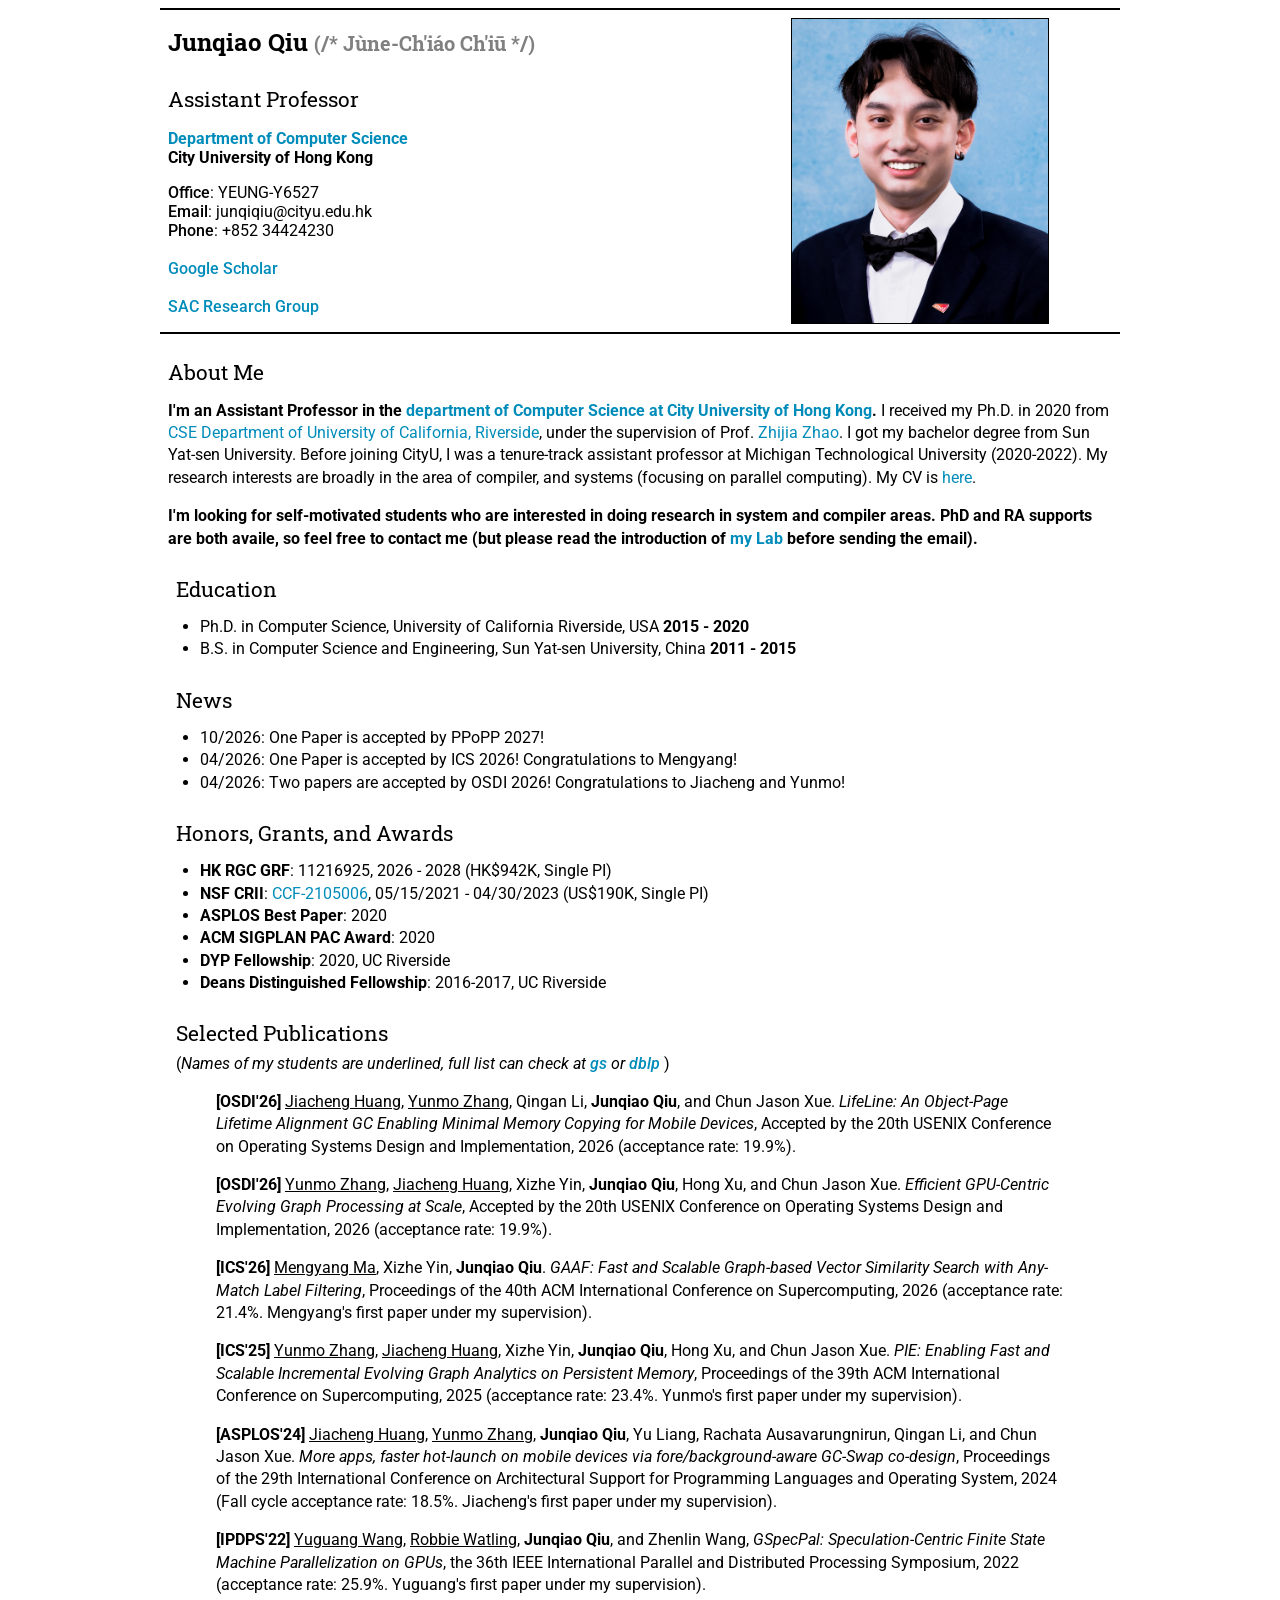
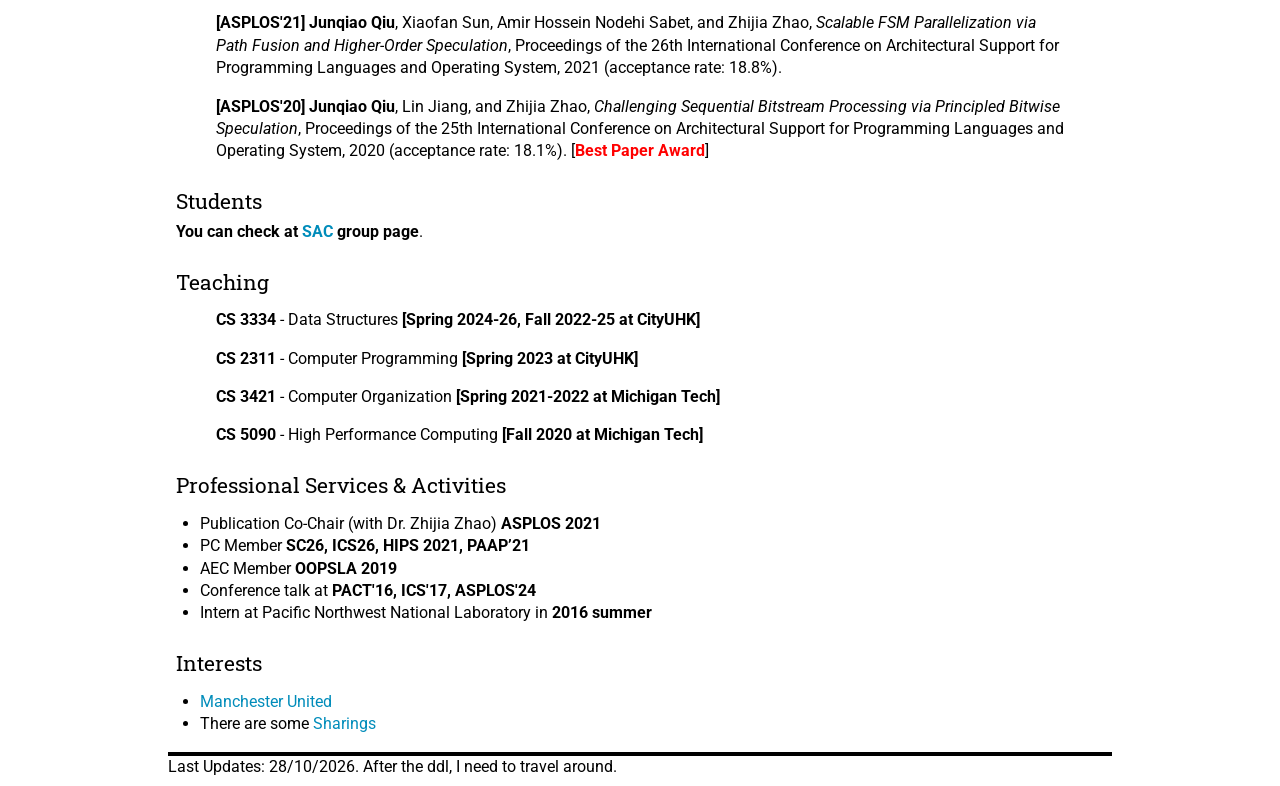
<file: index.html>
<html>
  <head>
    <title>Junqiao Qiu</title>
<!--     <meta name="keywords" content="Junqiao Qiu" /> -->
    <meta name="description" content="Junqiao Qiu's Home Page" />
    <meta http-equiv="Content-Type" content="text/html;charset=utf-8" />
    <meta name="viewport" content="width=device-width, initial-scale=1" />
    <link href="https://fonts.googleapis.com/css?family=Roboto:400,500,700" rel="stylesheet" />
    <link href="https://fonts.googleapis.com/css?family=Roboto+Slab:400,700" rel="stylesheet" />
    <link rel="stylesheet" type="text/css" href="style.css" />
  </head>
  <body>
    <img width="100%" height="2" src="blackbar.png">
    <!-- <div id="menu" class="hide-on-mobile"> -->
<!--       <div id="name">
      Junqiao Qiu
      </div> -->
    </div>

    <div id="info">
    <table width="100%">
      <tr>
      <td align="left">
          <h2>Junqiao Qiu <small style="color:grey"> (/* J&ugravene-Ch'i&aacuteo Ch'i&umacr; */) </small> </h2>

            <h4>Assistant Professor</h4>
          <!-- <h4>Phd</h4> -->
          <p>
          <b><a href="https://www.cs.cityu.edu.hk">Department of Computer Science</a><br />
          City University of Hong Kong<br /></b>
          </p>

          <p>
          <strong>Office</strong>: YEUNG-Y6527<br />
          <strong>Email</strong>: junqiqiu@cityu.edu.hk <br />
          <strong>Phone</strong>: +852 34424230<br />
          <!-- <strong> Alt. Email</strong>: autopal2020@gmail dot com<br />-->
          <!-- <strong>Skype</strong>: qiu.junqiao<br />-->

          <strong></strong><br />
        <strong> <a href="http://scholar.google.com/citations?user=ftIjnJkAAAAJ&hl=en"> Google Scholar </a>  </strong>  
        <br /><br />
        <strong> <a href="./sac.html"> SAC Research Group </a>  </strong> 
  </p>
      </td>
      <td align="middle">
          <img src="./pics/JQ2.jpg" width="256" border="1" class="hide-on-mobile" copyright="Change the profile, I think I need to move on">
          <!-- <img src="./JQ.jpg" width="256" border="1" class="hide-on-mobile" copyright="Credit to my ex, and I really miss her">-->
      </td>
      </tr>
    </table>
    </div>
    <img width="100%" height="2" src="blackbar.png">

    <div id="about" class="main">
    <h4>About Me</h4>

    <p> <b>I'm an Assistant Professor in the <a href="https://www.cs.cityu.edu.hk">department of Computer Science at City University of Hong Kong</a>.</b>
    I received my Ph.D. in 2020 from <a href="http://www1.cs.ucr.edu/">CSE Department of University of California, Riverside</a>, under the supervision of Prof. <a href="http://www.cs.ucr.edu/~zhijia/">Zhijia Zhao</a>. I got my bachelor degree from Sun Yat-sen University. 
    Before joining CityU, I was a tenure-track assistant professor at Michigan Technological University (2020-2022).  
    My research interests are broadly in the area of compiler, and systems (focusing on parallel computing). My CV is <a href="./resume.txt">here</a>.

    <p>   
    <b>I'm looking for self-motivated students who are interested in doing research in system and compiler areas. PhD and RA supports are both availe, so feel free to contact me (but please read the introduction of <a href="./sac.html">my Lab</a> before sending the email).</b>

    <div id="education" class="main">
    <h4>Education</h4>
    <ul>
    <li>Ph.D. in Computer Science, University of California Riverside, USA
        <b>2015 - 2020</b>
    </li>      
    <li>B.S. in Computer Science and Engineering, Sun Yat-sen University, China
        <b>2011 - 2015</b>
    </li>       
    </ul>      
    </div>    

    <div id="news" class="main">
    <h4>News</h4>
    <ul>
    <li>10/2026: One Paper is accepted by PPoPP 2027!</li>  
    <li>04/2026: One Paper is accepted by ICS 2026! Congratulations to Mengyang!</li>  
    <li>04/2026: Two papers are accepted by OSDI 2026! Congratulations to Jiacheng and Yunmo!</li>  
    </ul>      
    </div>   
      
    <div id="honors" class="main">
    <h4>Honors, Grants, and Awards</h4>
    <ul>
    <li> <b>HK RGC GRF</b>: 11216925, 2026 - 2028 (HK$942K, Single PI)
    </li>        
    <li> <b>NSF CRII</b>: <a href="https://www.nsf.gov/awardsearch/showAward?AWD_ID=2105006">CCF-2105006</a>, 05/15/2021 - 04/30/2023 (US$190K, Single PI)
    </li>      
    <li> <b>ASPLOS Best Paper</b>: 
        2020
    </li>       
    <li> <b>ACM SIGPLAN PAC Award</b>: 
        2020
    </li>       
    <li> <b>DYP Fellowship</b>: 
        2020, UC Riverside
    </li>      
    <li> <b>Deans Distinguished Fellowship</b>: 
        2016-2017, UC Riverside
    </li> 
    </ul>      
    </div>

    <div id="paper" class="main">
    <h4>Selected Publications</h4>
    (<i>Names of my students are underlined, full list can check at <strong> <a href="http://scholar.google.com/citations?user=ftIjnJkAAAAJ&hl=en"> gs </a>  </strong> or <strong> <a href="https://dblp.org/pid/185/0237.html"> dblp </a>  </strong></i>)
    <blockquote>

     <p><b>[OSDI'26]</b> <u>Jiacheng Huang</u>, <u>Yunmo Zhang</u>, Qingan Li, <b>Junqiao Qiu</b>, and Chun Jason Xue. <i>LifeLine: An Object-Page Lifetime Alignment GC Enabling Minimal Memory Copying for Mobile Devices</i>, Accepted by the 20th USENIX Conference on Operating Systems Design and Implementation, 2026 (acceptance rate: 19.9%).</p>  

     <p><b>[OSDI'26]</b> <u>Yunmo Zhang</u>, <u>Jiacheng Huang</u>, Xizhe Yin, <b>Junqiao Qiu</b>, Hong Xu, and Chun Jason Xue. <i>Efficient GPU-Centric Evolving Graph Processing at Scale</i>, Accepted by the 20th USENIX Conference on Operating Systems Design and Implementation, 2026 (acceptance rate: 19.9%).</p>  

     <p><b>[ICS'26]</b> <u>Mengyang Ma</u>, Xizhe Yin, <b>Junqiao Qiu</b>. <i>GAAF: Fast and Scalable Graph-based Vector Similarity Search with Any-Match Label Filtering</i>, Proceedings of the 40th ACM International Conference on Supercomputing, 2026 (acceptance rate: 21.4%. Mengyang's first paper under my supervision).</p>       
      
    <p><b>[ICS'25]</b> <u>Yunmo Zhang</u>, <u>Jiacheng Huang</u>, Xizhe Yin, <b>Junqiao Qiu</b>, Hong Xu, and Chun Jason Xue. <i>PIE: Enabling Fast and Scalable Incremental Evolving Graph Analytics on Persistent Memory</i>, Proceedings of the 39th ACM International Conference on Supercomputing, 2025 (acceptance rate: 23.4%. Yunmo's first paper under my supervision).</p>

    <p><b>[ASPLOS'24]</b> <u>Jiacheng Huang</u>, <u>Yunmo Zhang</u>, <b>Junqiao Qiu</b>, Yu Liang, Rachata Ausavarungnirun, Qingan Li, and Chun Jason Xue. <i>More apps, faster hot-launch on mobile devices via fore/background-aware GC-Swap co-design</i>, Proceedings of the 29th International Conference on Architectural Support for Programming Languages and Operating System, 2024 (Fall cycle acceptance rate: 18.5%. Jiacheng's first paper under my supervision).</p> 
      
    <p><b>[IPDPS'22]</b> <u>Yuguang Wang</u>, <u>Robbie Watling</u>, <b>Junqiao Qiu</b>, and Zhenlin Wang, <i>GSpecPal: Speculation-Centric Finite State Machine Parallelization on GPUs</i>, the 36th IEEE International Parallel and Distributed Processing Symposium, 2022 (acceptance rate: 25.9%. Yuguang's first paper under my supervision).</p>     

    <p><b>[ASPLOS'21]</b> <b>Junqiao Qiu</b>, Xiaofan Sun, Amir Hossein Nodehi Sabet, and Zhijia Zhao, <i>Scalable FSM Parallelization via Path Fusion and Higher-Order Speculation</i>, Proceedings of the 26th International Conference on Architectural Support for Programming Languages and Operating System, 2021 (acceptance rate: 18.8%).</p> 

    <p><b>[ASPLOS'20]</b> <b>Junqiao Qiu</b>, Lin Jiang, and Zhijia Zhao, <i>Challenging Sequential Bitstream Processing via Principled Bitwise Speculation</i>, Proceedings of the 25th International Conference on Architectural Support for Programming Languages and Operating System, 2020 (acceptance rate: 18.1%). [<a href="https://asplos-conference.org/" class="award" style="color:red"><b>Best Paper Award</b></a>] </p>  

    </blockquote>

    </div>

    <div id="students" class="main">
    <h4>Students</h4>
    <b>You can check at <a href="./sac.html">SAC</a> group page</b>.

    </div>

    <div id="course" class="main">
    <h4>Teaching</h4>

    <blockquote>
    <p> <b>CS 3334</b> - Data Structures <b>[Spring 2024-26, Fall 2022-25 at CityUHK]</b></p>
    <p> <b>CS 2311</b> - Computer Programming <b>[Spring 2023 at CityUHK]</b></p>
    <p> <b>CS 3421</b> - Computer Organization <b>[Spring 2021-2022 at Michigan Tech]</b></p>
    <p> <b>CS 5090</b> - High Performance Computing <b>[Fall 2020 at Michigan Tech]</b></p>
    </blockquote>
    </div>

    <div id="service" class="main">
    <h4>Professional Services & Activities</h4>
    <ul>  
    <li>Publication Co-Chair (with Dr. Zhijia Zhao)
        <b>ASPLOS 2021</b>
    </li>       
    <li>PC Member 
        <b>SC26, ICS26, HIPS 2021, PAAP’21</b>
    </li>           
    <li>AEC Member 
        <b>OOPSLA 2019</b>
    </li>      
    <li>Conference talk at 
        <b>PACT'16, ICS'17, ASPLOS'24</b>
    </li>
    <li>Intern at Pacific Northwest National Laboratory in
        <b>2016 summer</b>
    </li>        
    </ul>      
    </div>

    <div id="interest" class="main">
    <h4>Interests</h4>
    <ul>
    <li> <a href="https://www.manutd.com">Manchester United</a>
    </li>        
    <li> There are some <a href="./sharings.html"> Sharings </a>
    </li> 
    <!-- <li> LEGO! Working for <a href="https://www.lego.com/en-us/product/the-beatles-31198">this one</a> now!
    </li>    
    <li> Listening to the podcast <a href="https://podcasts.apple.com/us/podcast/what-now-with-trevor-noah/id1710609544"><i>What Now? with Trevor Noah</i></a><br>(strongly recommend the episode with Jon Stewart!)
    </li>     
    <li> <a href="https://www.thelumineers.com">The Lumineers</a>
    </li>   
    <li> <a href="https://kodaline.com">Kodaline</a>
    </li>           
    <li> <a href="https://louisck.com/pages/horace-and-pete">Horace and Pete</a>
    </li>-->      
    </ul>      
    </div>    

    <img width="100%" height="4" src="blackbar.png">
  Last Updates: 28/10/2026. After the ddl, I need to travel around.     
  </body>
</html>
</file>
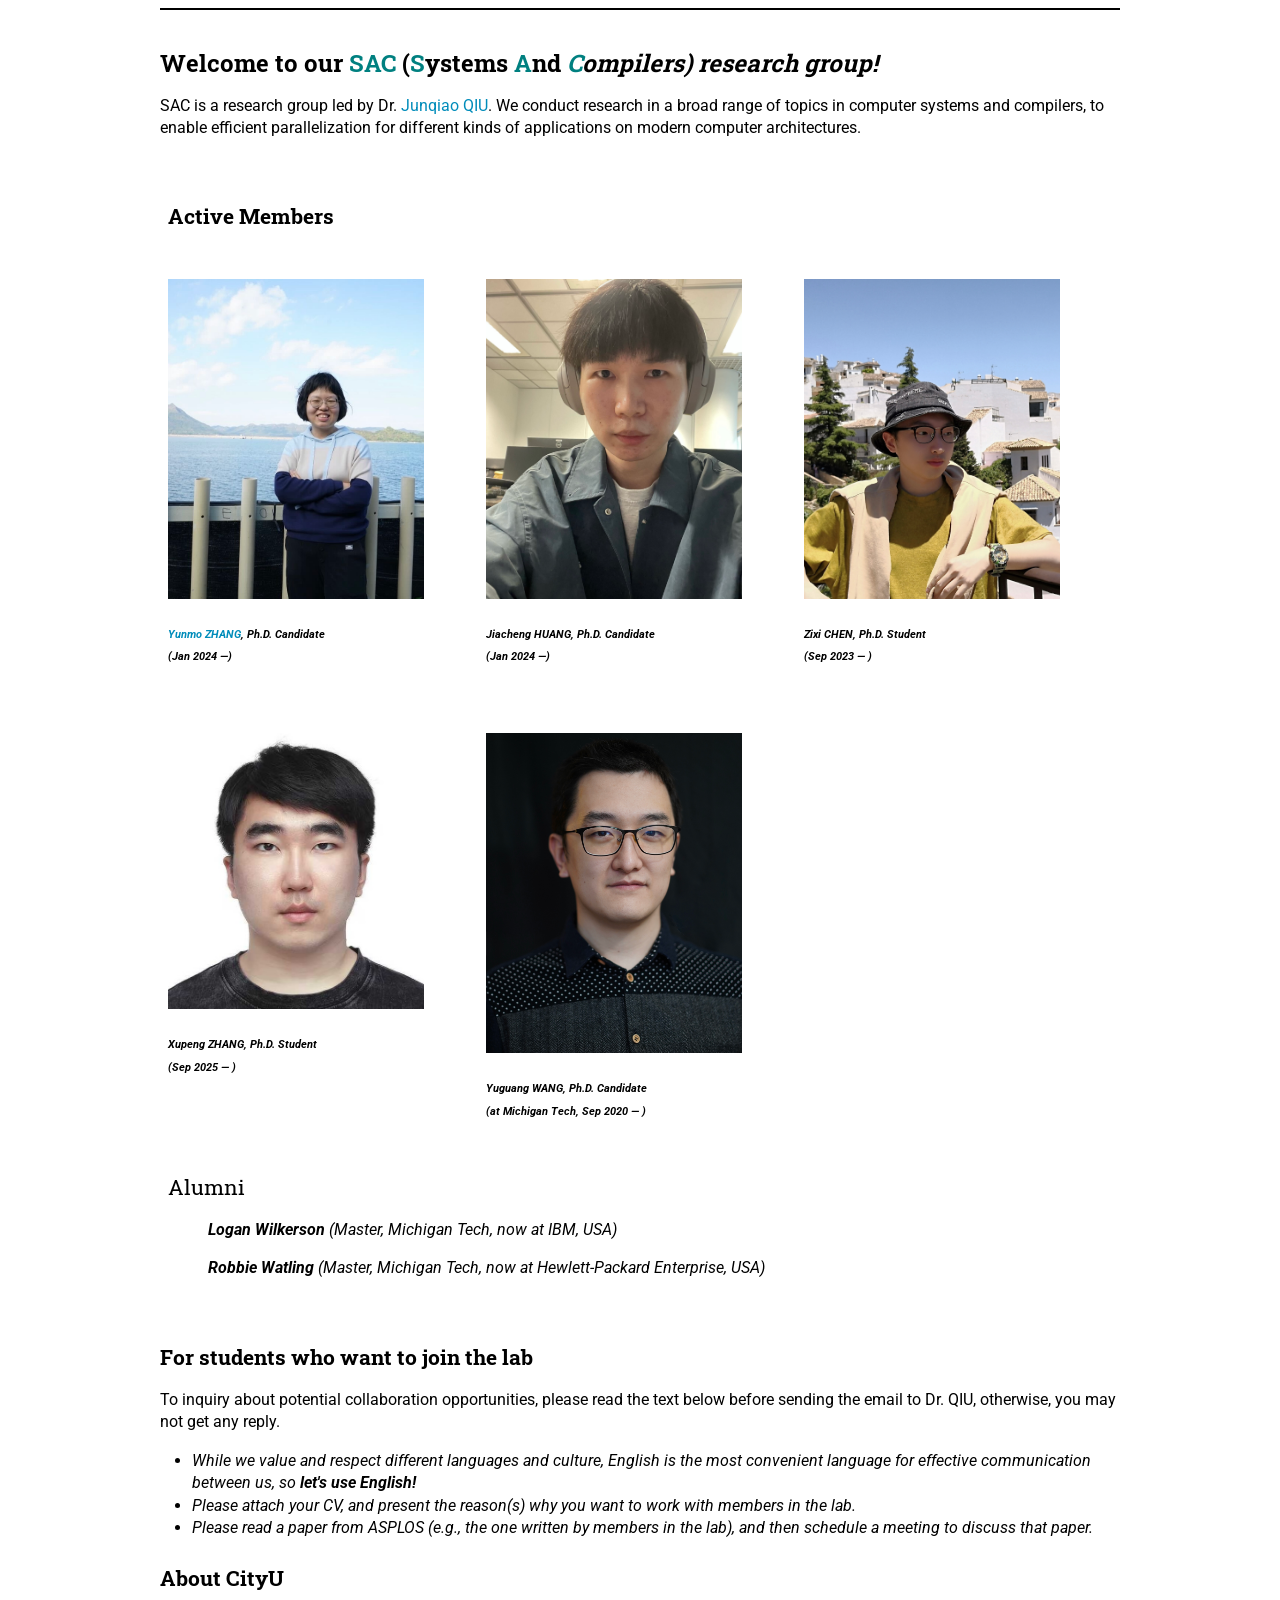
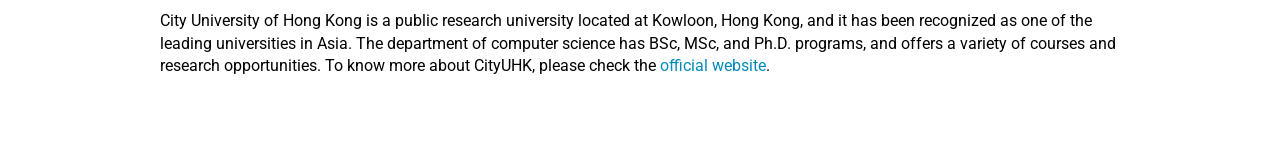
<file: lab.html>
<html>
  <head>
    <title>Lab</title>
<!--     <meta name="keywords" content="Junqiao Qiu" /> -->
    <meta name="description" content="SAC Home Page" />
    <meta http-equiv="Content-Type" content="text/html;charset=utf-8" />
    <meta name="viewport" content="width=device-width, initial-scale=1" />
    <link href="https://fonts.googleapis.com/css?family=Roboto:400,500,700" rel="stylesheet" />
    <link href="https://fonts.googleapis.com/css?family=Roboto+Slab:400,700" rel="stylesheet" />
    <link rel="stylesheet" type="text/css" href="style.css" />
  </head>
  <body>
    <img width="100%" height="2" src="blackbar.png">
    <!-- <div id="menu" class="hide-on-mobile"> -->
<!--       <div id="name">
      Junqiao Qiu
      </div> -->
    </div>

    <div id="info">
        <br>
    <h2>Welcome to our <b><a style="color:Teal">SAC</a></b> (<b><a style="color:Teal">S</a></b>ystems <b><a style="color:Teal">A</a></b>nd <i><b><a style="color:Teal">C</a></b>ompilers) research group!</h2>
    </div>
    
    <p style="font-style: normal;"> SAC is a research group led by Dr. <a href="https://junqiaoqiu.github.io">Junqiao QIU</a>.
    We conduct research in a broad range of topics in computer systems and compilers, to enable efficient parallelization for different kinds of applications on modern computer architectures. </p>

    <br>
    <div id="about" class="main">
    <h4><b> <p style="font-style: normal;"> Active Members</p> </b></h4>

    <div class="grid-container">
        <div class = "member">
          <img src="./pics/Yunmo.jpg" width="256" border="0" class="hide-on-mobile" alt="Opps, the profile image is not loading">
            <h6><a href="https://yunmozhang.github.io">Yunmo ZHANG</a>, Ph.D. Candidate <br/>(Jan 2024 —)
              </h6>
        </div> 

        <div class = "member">
          <img src="./pics/Jiacheng.jpg" width="256" border="0" class="hide-on-mobile" alt="Opps, the profile image is not loading">
            <h6>Jiacheng HUANG, Ph.D. Candidate <br/>(Jan 2024 —)
              </h6>
        </div> 

        <div class = "member">
          <img src="./pics/Zixi.jpg" width="256" border="0" class="hide-on-mobile" alt="Opps, the profile image is not loading">
          <h6>Zixi CHEN, Ph.D. Student <br/>(Sep 2023 — )
              </h6>
        </div>    

        <div class = "member">
          <img src="./pics/Xupeng.jpg" width="256" border="0" class="hide-on-mobile" alt="Opps, the profile image is not loading">
          <h6>Xupeng ZHANG, Ph.D. Student <br/>(Sep 2025 — )
              </h6>
        </div>  

        <div class = "member">
          <img src="./pics/Yuguang.jpg" width="256" border="0" class="hide-on-mobile" alt="Opps, the profile image is not loading">
            <h6>Yuguang WANG, Ph.D. Candidate <br/>(at Michigan Tech, Sep 2020 — )
              </h6>
        </div>    
    </div>    
    </div>     

    <div id="students" class="main">
    <h4><p style="font-style: normal;"> Alumni </p></h4>

    <blockquote>
    <p> <b>Logan Wilkerson</b> (Master, Michigan Tech, now at IBM, USA)</p>
    <p> <b>Robbie Watling</b> (Master, Michigan Tech, now at Hewlett-Packard Enterprise, USA)</p>
    </blockquote>
    </div>

    <br>
    <h4><b> <p style="font-style: normal;"> For students who want to join the lab </p> </b></h2>

    <p> <p style="font-style: normal;"> To inquiry about potential collaboration opportunities, please read the text below before sending the email to Dr. QIU, otherwise, you may not get any reply. </p> 

    <div id="Head" class="main">
    <p>
    <ul>
    <li> While we value and respect different languages and culture, English is the most convenient language for effective communication between us, so <b>let's use English! </b>
    </li>      
    <li>
    Please attach your CV, and present the reason(s) why you want to work with members in the lab. 
    </li> 
    <li>
    Please read a paper from ASPLOS (e.g., the one written by members in the lab), and then schedule a meeting to discuss that paper.
    </li>       
    </ul> 

    <p>
    </div>    

    <h4><b> <p style="font-style: normal;"> About CityU </p> </b></h4>
    <p>
    <p style="font-style: normal;"> City University of Hong Kong is a public research university located at Kowloon, Hong Kong, and it has been recognized as one of the leading universities in Asia. The department of computer science has BSc, MSc, and Ph.D. programs, and offers a variety of courses and research opportunities. To know more about CityUHK, please check the <a href="https://www.cityu.edu.hk">official website</a>. </p>    
    <br> <br>

  </body>
</html>
</file>
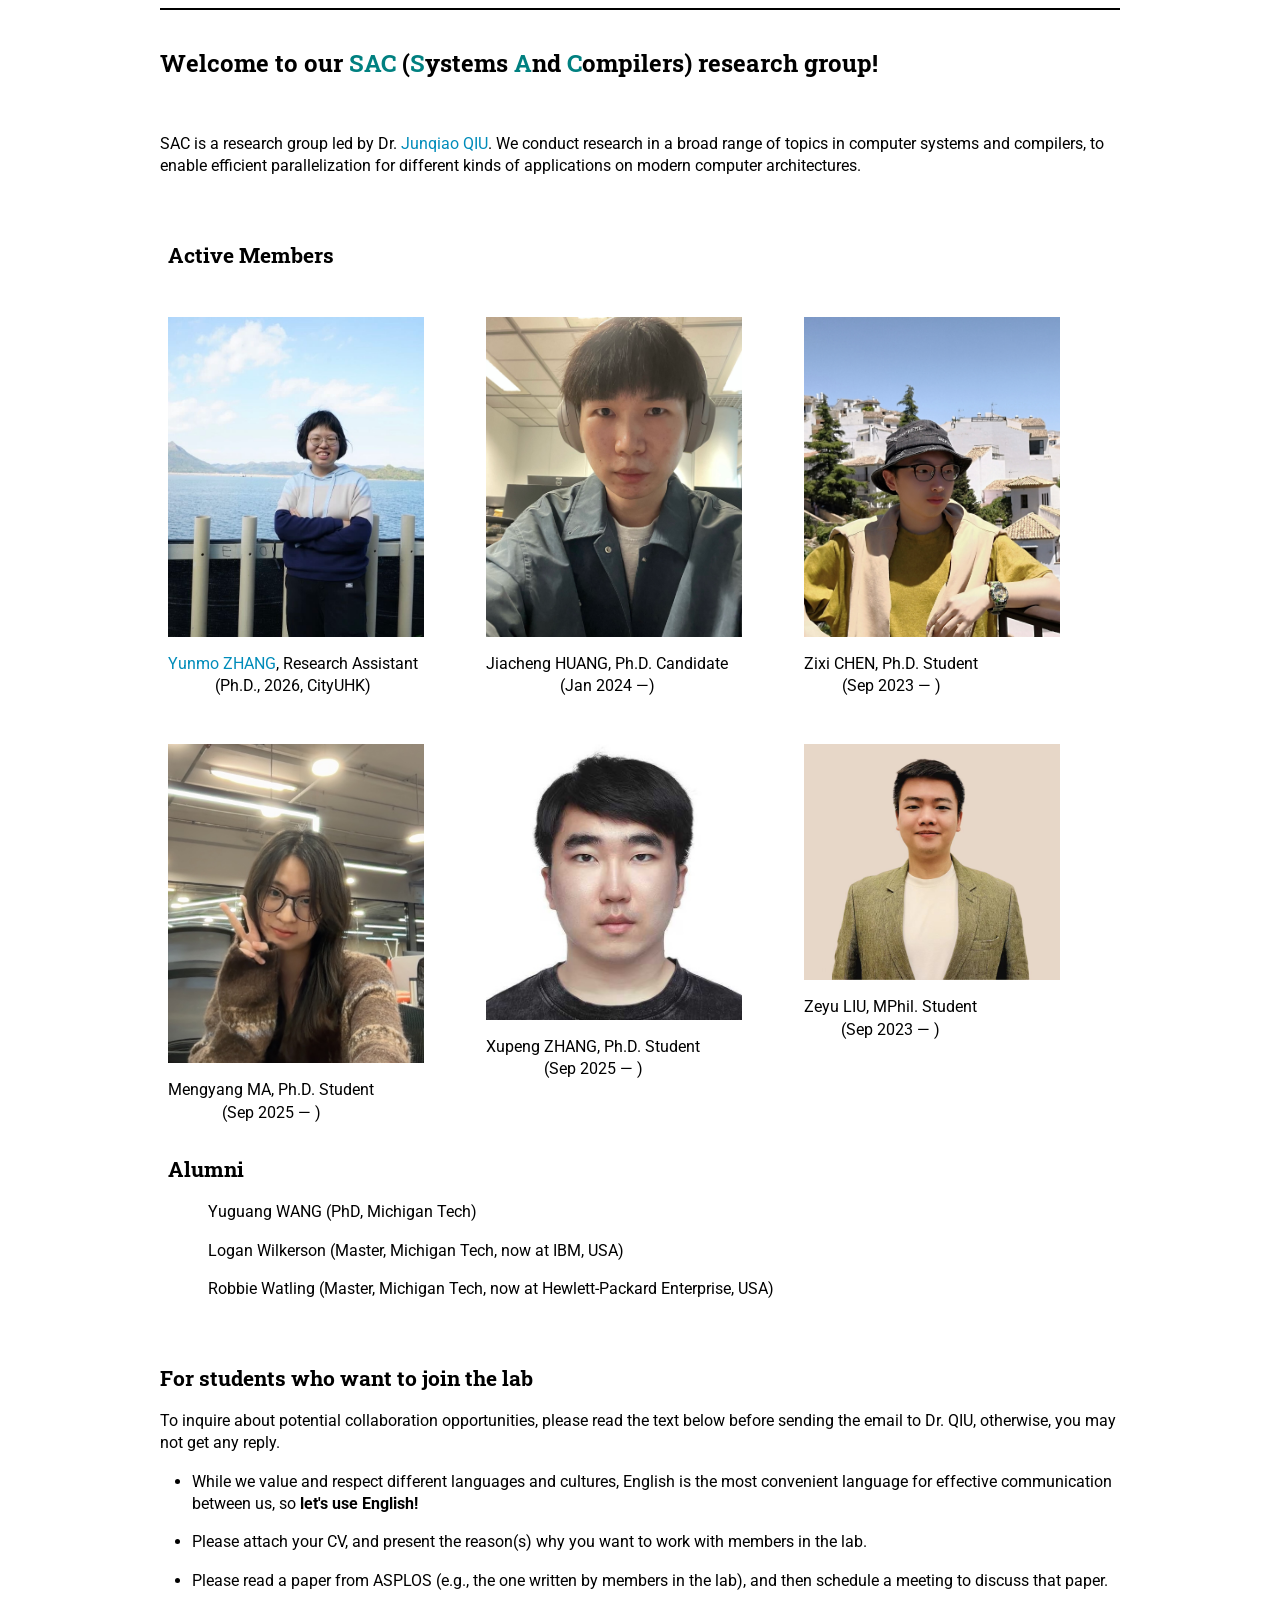
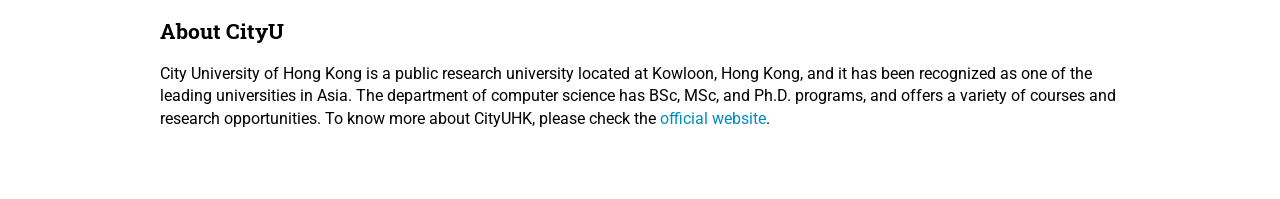
<file: sac.html>
<html>
  <head>
    <title>Lab</title>
<!--     <meta name="keywords" content="Junqiao Qiu" /> -->
    <meta name="description" content="SAC Home Page" />
    <meta http-equiv="Content-Type" content="text/html;charset=utf-8" />
    <meta name="viewport" content="width=device-width, initial-scale=1" />
    <link href="https://fonts.googleapis.com/css?family=Roboto:400,500,700" rel="stylesheet" />
    <link href="https://fonts.googleapis.com/css?family=Roboto+Slab:400,700" rel="stylesheet" />
    <link rel="stylesheet" type="text/css" href="style.css" />
  </head>
  <body>
    <img width="100%" height="2" src="blackbar.png">
    <!-- <div id="menu" class="hide-on-mobile"> -->
<!--       <div id="name">
      Junqiao Qiu
      </div> -->
    </div>

    <div id="info">
        <br>
    <h2>Welcome to our <b><a style="color:Teal">SAC</a></b> (<b><a style="color:Teal">S</a></b>ystems <b><a style="color:Teal">A</a></b>nd <b><a style="color:Teal">C</a></b>ompilers) research group!</h2>
    </div>
    <br>
    <p style="font-style: normal;"> SAC is a research group led by Dr. <a href="https://junqiaoqiu.github.io">Junqiao QIU</a>.
    We conduct research in a broad range of topics in computer systems and compilers, to enable efficient parallelization for different kinds of applications on modern computer architectures. </p>

    <br>
    <div id="about" class="main">
    <h4><b> <p style="font-style: normal;"> Active Members</p> </b></h4>

    <div class="grid-container">
        <div class = "member">
          <img src="./pics/Yunmo.jpg" width="256" border="0" class="hide-on-mobile" alt="Opps, the profile image is not loading">
          <p style="font-style: normal;"><a href="https://yunmozhang.github.io">Yunmo ZHANG</a>, Research Assistant <br/>(Ph.D., 2026, CityUHK)</p><br><br><br>
        </div> 

        <div class = "member">
          <img src="./pics/Jiacheng.jpg" width="256" border="0" class="hide-on-mobile" alt="Opps, the profile image is not loading">
          <p style="font-style: normal;">Jiacheng HUANG, Ph.D. Candidate <br/>(Jan 2024 —)
           </p><br><br><br>
        </div> 

        <div class = "member">
          <img src="./pics/Zixi.jpg" width="256" border="0" class="hide-on-mobile" alt="Opps, the profile image is not loading">
          <p style="font-style: normal;">Zixi CHEN, Ph.D. Student <br/>(Sep 2023 — )
           </p><br><br><br>
        </div>    

        <div class = "member">
          <img src="./pics/Mengyang.jpg" width="256" border="0" class="hide-on-mobile" alt="Opps, the profile image is not loading">
          <p style="font-style: normal;">Mengyang MA, Ph.D. Student <br/>(Sep 2025 — )
              </p><br><br><br>
        </div>  

        <div class = "member">
          <img src="./pics/Xupeng.jpg" width="256" border="0" class="hide-on-mobile" alt="Opps, the profile image is not loading">
          <p style="font-style: normal;">Xupeng ZHANG, Ph.D. Student <br/>(Sep 2025 — )
              </p><br><br><br>
        </div>  

        <div class = "member">
          <img src="./pics/Zeyu.jpg" width="256" border="0" class="hide-on-mobile" alt="Opps, the profile image is not loading">
            <p style="font-style: normal;">Zeyu LIU, MPhil. Student <br/>(Sep 2023 — )
              </p><br><br><br>
        </div>  

    </div>    
    </div>     

    <div id="students" class="main">
    <h4><p style="font-style: normal;"> <b>Alumni</b> </p></h4>

    <blockquote>
    <p style="font-style: normal;"> Yuguang WANG (PhD, Michigan Tech)</p>      
    <p style="font-style: normal;"> Logan Wilkerson (Master, Michigan Tech, now at IBM, USA)</p>
    <p style="font-style: normal;"> Robbie Watling (Master, Michigan Tech, now at Hewlett-Packard Enterprise, USA)</p>
    </blockquote>
    </div>

    <br>
    <h4><b> <p style="font-style: normal;"> For students who want to join the lab </p> </b></h4>

    <p> <p style="font-style: normal;"> To inquire about potential collaboration opportunities, please read the text below before sending the email to Dr. QIU, otherwise, you may not get any reply. </p> 

    <div id="Head" class="main">
    <p style="font-style: normal;">
    <ul>
    <li> <p style="font-style: normal;"> While we value and respect different languages and cultures, English is the most convenient language for effective communication between us, so <b>let's use English! </b></p>
    </li>      
    <li>
    <p style="font-style: normal;">Please attach your CV, and present the reason(s) why you want to work with members in the lab. </p>
    </li> 
    <li>
    <p style="font-style: normal;">Please read a paper from ASPLOS (e.g., the one written by members in the lab), and then schedule a meeting to discuss that paper.</p>
    </li>       
    </ul> 

    <p>
    </div>    

    <h4><b> <p style="font-style: normal;"> About CityU </p> </b></h4>
    <p>
    <p style="font-style: normal;"> City University of Hong Kong is a public research university located at Kowloon, Hong Kong, and it has been recognized as one of the leading universities in Asia. The department of computer science has BSc, MSc, and Ph.D. programs, and offers a variety of courses and research opportunities. To know more about CityUHK, please check the <a href="https://www.cityu.edu.hk">official website</a>. </p>    
    <br> <br>

  </body>
</html>
</file>
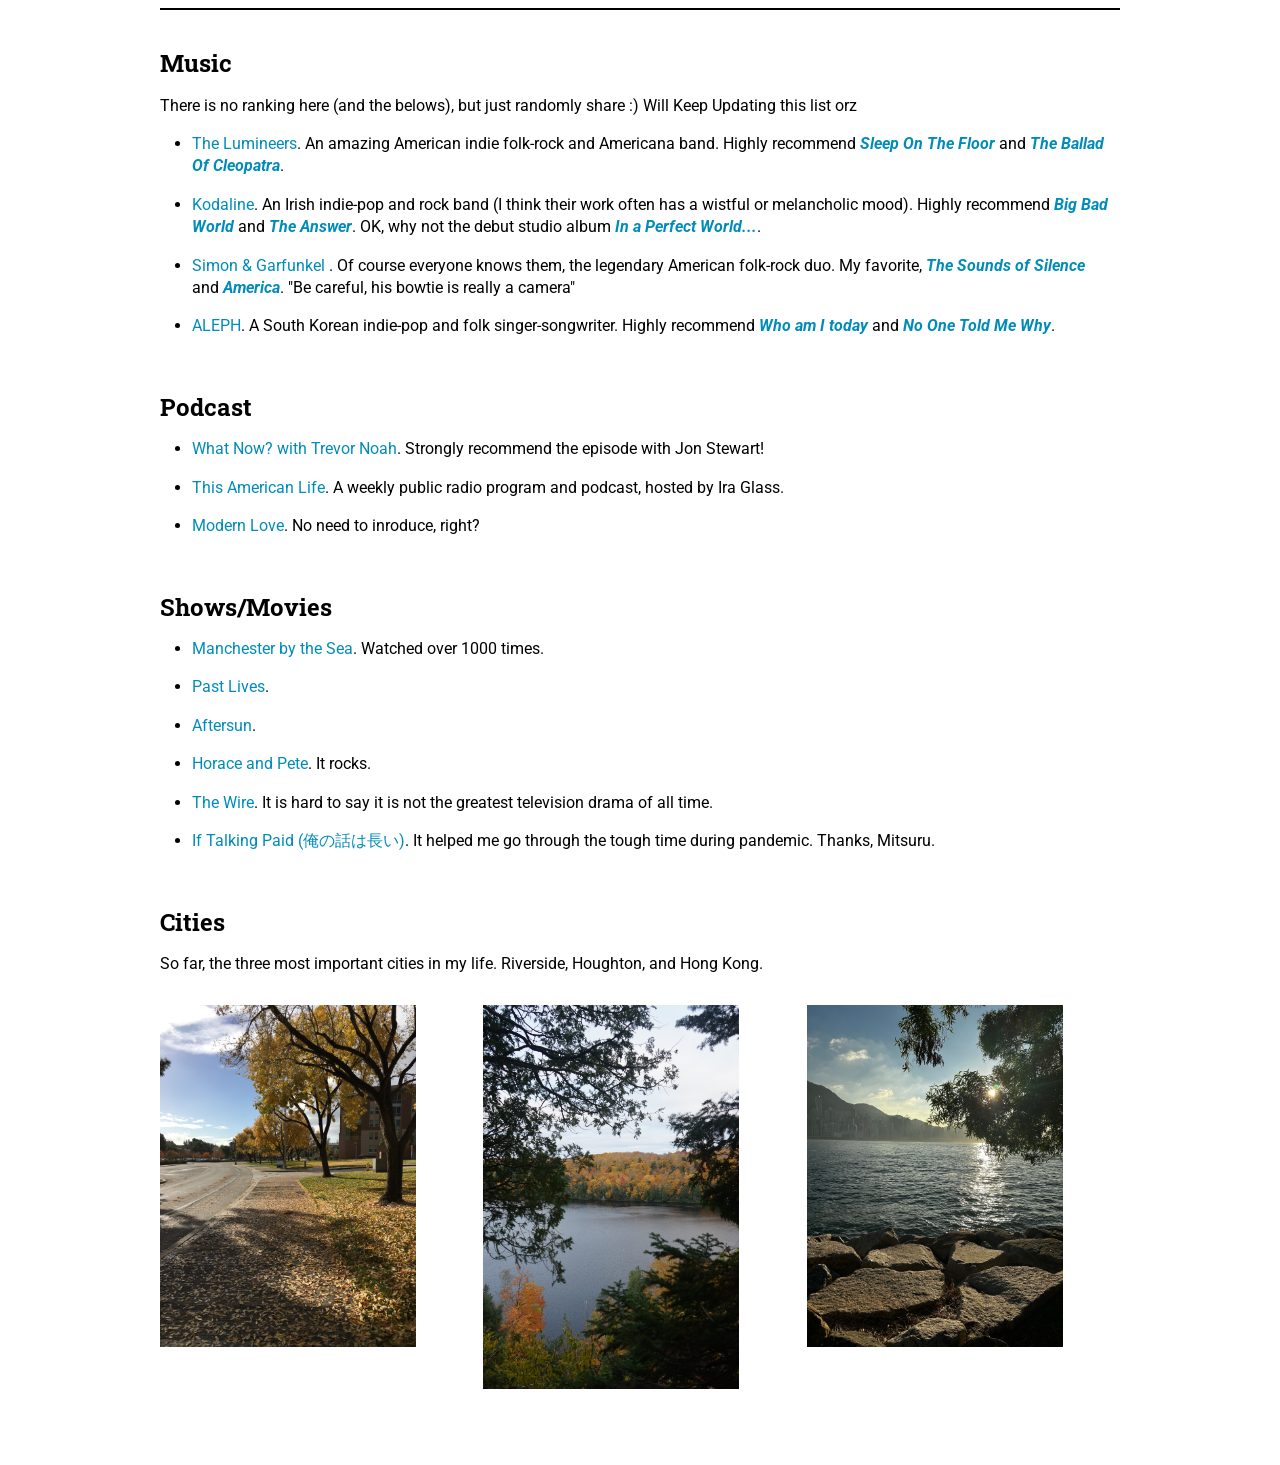
<file: sharings.html>
<html>
  <head>
    <title>Sharings</title>
<!--     <meta name="keywords" content="Music And Podcast" /> -->
    <meta name="description" content="SAC Home Page" />
    <meta http-equiv="Content-Type" content="text/html;charset=utf-8" />
    <meta name="viewport" content="width=device-width, initial-scale=1" />
    <link href="https://fonts.googleapis.com/css?family=Roboto:400,500,700" rel="stylesheet" />
    <link href="https://fonts.googleapis.com/css?family=Roboto+Slab:400,700" rel="stylesheet" />
    <link rel="stylesheet" type="text/css" href="style.css" />
  </head>
  <body>
    <img width="100%" height="2" src="blackbar.png">
    </div>

    <div id="info">
        <br>
    <h2>Music </h2>
    </div>

    There is no ranking here (and the belows), but just randomly share :) Will Keep Updating this list orz
    <div id="Head" class="main">
    <p style="font-style: normal;">
    <ul>    

    <li>
    <p style="font-style: normal;"> <a href="https://www.thelumineers.com">The Lumineers</a>. An amazing American indie folk-rock and Americana band. Highly recommend <em>Sleep On The Floor</em> and <em>The Ballad Of Cleopatra</em>. </p>
    </li>  

    <li>
    <p style="font-style: normal;"> <a href="https://kodaline.com">Kodaline</a>. An Irish indie-pop and rock band (I think their work often has a wistful or melancholic mood). Highly recommend <em>Big Bad World</em> and <em>The Answer</em>. OK, why not the debut studio album <em>In a Perfect World...</em>. </p>
    </li>      

    <li>
    <p style="font-style: normal;"> <a href="https://simonandgarfunkel.com">Simon & Garfunkel </a>. Of course everyone knows them, the legendary American folk-rock duo. My favorite, <em>The Sounds of Silence</em> and <em>America</em>. "Be careful, his bowtie is really a camera"</p>
    </li> 

    <li>
    <p style="font-style: normal;"> <a href="www.youtube.com/@alephriends">ALEPH</a>. A South Korean indie-pop and folk singer-songwriter. Highly recommend <em>Who am I today</em> and <em>No One Told Me Why</em>. </p>
    </li>      

    </ul> 

    <p>
    </div> 

    <div id="info">
        <br>
    <h2>Podcast</h2>
    </div>   

     <div id="Head" class="main">
    <p style="font-style: normal;">
    <ul>    

    <li>
    <p style="font-style: normal;"> <a href="https://podcasts.apple.com/us/podcast/what-now-with-trevor-noah/id1710609544">What Now? with Trevor Noah</a>. Strongly recommend the episode with Jon Stewart!</p>
    </li>  

    <li>
    <p style="font-style: normal;"> <a href="https://www.thisamericanlife.org">This American Life</a>. A weekly public radio program and podcast, hosted by Ira Glass. </p>
    </li>    

    <li>
    <p style="font-style: normal;"> <a href="https://www.nytimes.com/column/modern-love-podcast">Modern Love</a>. No need to inroduce, right? </p>
    </li>             

    </ul> 

    <p>
    </div>    

    <div id="info">
        <br>
    <h2>Shows/Movies</h2>
    </div>   

     <div id="Head" class="main">
    <p style="font-style: normal;">
    <ul>    

    <li>
    <p style="font-style: normal;"> <a href="https://www.imdb.com/title/tt4034228">Manchester by the Sea</a>. Watched over 1000 times. </p>
    </li>  

    <li>
    <p style="font-style: normal;"> <a href="https://a24films.com/films/past-lives">Past Lives</a>. </p>
    </li> 

    <li>
    <p style="font-style: normal;"> <a href="https://a24films.com/films/aftersun">Aftersun</a>. </p>
    </li>     

    <li>
    <p style="font-style: normal;"> <a href="https://louisck.com/pages/horace-and-pete">Horace and Pete</a>. It rocks. </p>
    </li>    

    <li>
    <p style="font-style: normal;"> <a href="https://www.imdb.com/title/tt0306414">The Wire</a>. It is hard to say it is not the greatest television drama of all time. </p>
    </li>        

    <li>
    <p style="font-style: normal;"> <a href="https://www.ntv.co.jp/orebana">If Talking Paid (俺の話は長い)</a>. It helped me go through the tough time during pandemic. Thanks, Mitsuru.  </p>
    </li>           

    </ul> 

    <p>
    </div>  

    <div id="info">
        <br>
    <h2>Cities</h2>
    </div>   
    So far, the three most important cities in my life. Riverside, Houghton, and Hong Kong. 

    <div class="grid-container">
        <div class = "member">
          <img src="./pics/Riverside.JPG" width="256" border="0" class="hide-on-mobile" alt="Opps, the profile image is not loading">
          <p style="font-style: normal;"><br><br><br>
        </div> 

        <div class = "member">
          <img src="./pics/Houghton.JPG" width="256" border="0" class="hide-on-mobile" alt="Opps, the profile image is not loading">
          <p style="font-style: normal;"><br><br><br>
        </div> 

        <div class = "member">
          <img src="./pics/HongKong.jpg" width="256" border="0" class="hide-on-mobile" alt="Opps, the profile image is not loading">
          <p style="font-style: normal;"><br><br><br>
        </div>   

    </div> <br> <br><br>


  </body>
</html>
</file>
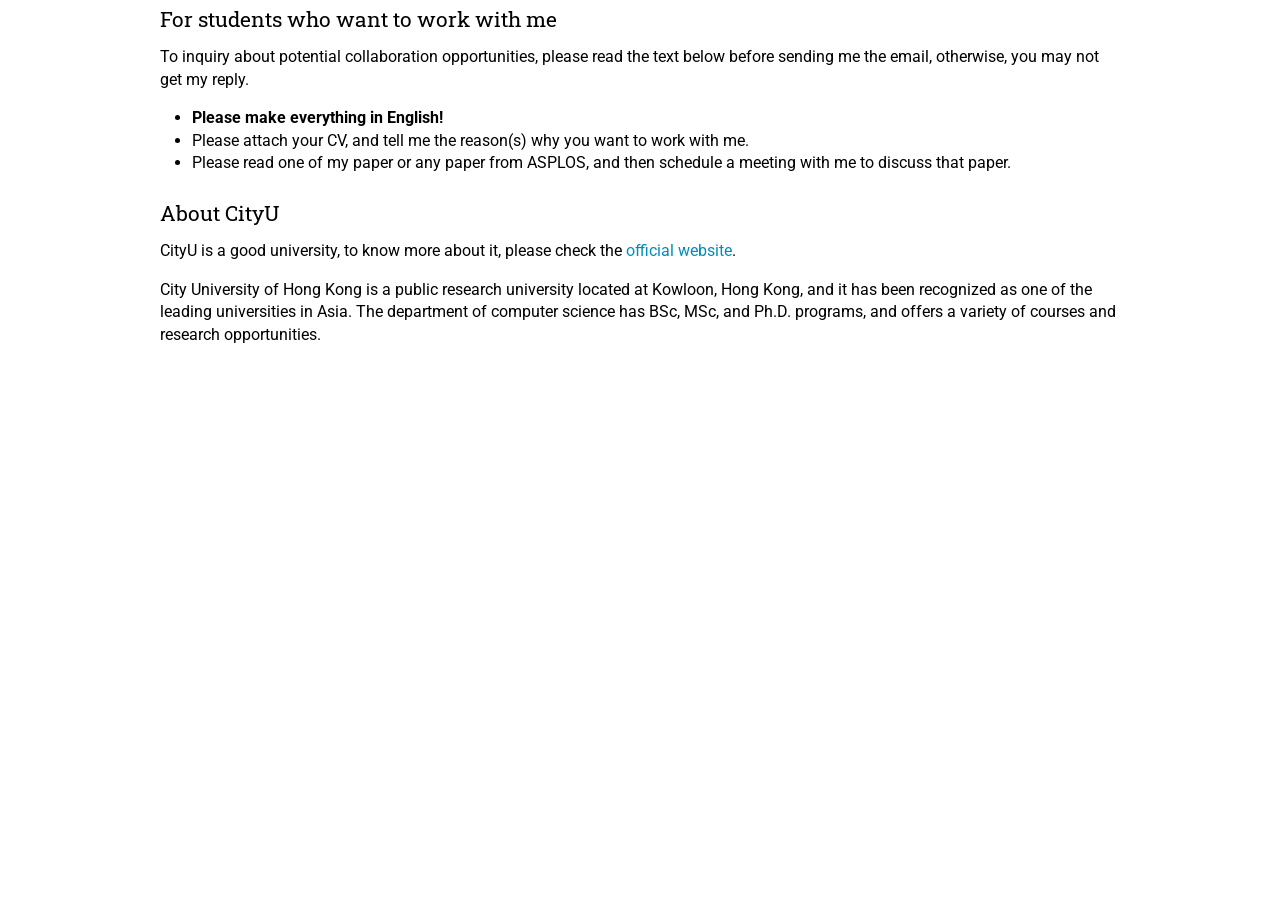
<file: Students.html>
<html>
  <head>
    <title>Students</title>
<!--     <meta name="keywords" content="Student Reading" /> -->
    <meta name="description" content="Student Reading Page" />
    <meta http-equiv="Content-Type" content="text/html;charset=utf-8" />
    <meta name="viewport" content="width=device-width, initial-scale=1" />
    <link href="https://fonts.googleapis.com/css?family=Roboto:400,500,700" rel="stylesheet" />
    <link href="https://fonts.googleapis.com/css?family=Roboto+Slab:400,700" rel="stylesheet" />
    <link rel="stylesheet" type="text/css" href="style.css" />
  </head>
  <body>
    
    <h4>For students who want to work with me</h4>

    <p> To inquiry about potential collaboration opportunities, please read the text below before sending me the email, otherwise, you may not get my reply.

    <div id="Head" class="main">
    <p>
    <ul>
    <li><b>Please make everything in English!</b>
    </li>      
    <li>
    Please attach your CV, and tell me the reason(s) why you want to work with me. 
    </li> 
    <li>
    Please read one of my paper or any paper from ASPLOS, and then schedule a meeting with me to discuss that paper.
    </li>       
    </ul> 

    <p>
    </div>    

    <h4>About CityU</h4>

    <p> CityU is a good university, to know more about it, please check the <a href="https://www.cityu.edu.hk">official website</a>.
    <p>
    City University of Hong Kong is a public research university located at Kowloon, Hong Kong, and it has been recognized as one of the leading universities in Asia. The department of computer science has BSc, MSc, and Ph.D. programs, and offers a variety of courses and research opportunities.   

  </body>
</html>
</file>
<file: style.css>
html {
	  min-height:100%;
	    -webkit-font-smoothing: antialiased;
}

body {
	  margin: auto;
	    padding: 8px;
	      max-width: 960px;

	        font-family: "Roboto", Helvetica, Arial, sans-serif;
		  font-size: 16px;
		    line-height: 1.4em;
}

strong {
	  font-weight: 500;
}

a {
	  color: #008cba;
	    text-decoration: none;
}

em {
	  font-weight: bold;
	    color: #008cba;
}

img {
	  max-width: 100%;
	    display: block;
}

ul, ol {
	  padding-left: 24px;
}

#menu {
  background-color: black;
    height: 2.2em;
      margin: 10px auto;
}

#menu #name {
  float: left;
    max-width: 20%;
      font-weight: bold;
        color: white;
	  margin: 6px;
}

#menu #nav {
  float: right;
    max-width: 70%;
}

#menu #nav ul {
  float: right;
    margin: 6px;
      padding: 0;
}

#menu #nav ul li {
  display: inline;
}

#menu #nav ul li a {
  font-weight: bold;
    color: white;
      padding: 8px;
}

#info td {
  padding: 6px;
}

.main {
	  padding: 0 8px;
}

#paper li {
  margin-bottom: 15px;
}

#course li {
  margin: 8px 0;
}

#project {
  height: 90vh;
}

h2 {
	  font-size: 1.5rem;
}

h4 {
	  font-size: 1.3rem;
	    font-weight: normal;
	      margin-bottom: 8px;
}

h2, h4 {
	  font-family: "Roboto Slab", Georgia, serif;
}

@media screen and (max-width: 720px) {
	  .hide-on-mobile {
		      display: none;
		        }
}

.member {
   width: 256px;
   height: auto;
   float: left; 
   margin-right: 50px;
}

.member img {
  /*border-radius: 100%;*/
  margin-top: 30px;
  width: 256px;
  height: auto; /*256px;*/
  position: relative;
  margin-left: -(half ot the image width)px
  filter:brightness(150%);

}

.member p {
  text-align: center;
  position: absolute;
}


.container {
  padding-right: 15px;
  padding-left: 15px;
  margin-right: auto;
  margin-left: auto;
}

.container:before,
.container:after {
  display: table;
  content: " ";
}

.container:after {
  clear: both;
}

.container:before,
.container:after {
  display: table;
  content: " ";
}

.container:after {
  clear: both;
}

.row {
  margin: auto;
}

.row:before,
.row:after {
  display: table;
  content: " ";
}

.row:after {
  clear: both;
}

.row:before,
.row:after {
  display: table;
  content: " ";
}

.row:after {
  clear: both;
}

.grid-container {
  display: grid;
  /* Creates 3 columns of equal width (1 fractional unit) */
  grid-template-columns: repeat(3, 1fr); 
  gap: 10px; /* Adds space between items */
}

.item {
  background-color: #f0f0f0;
  padding: 20px;
  border: 1px solid #ccc;
  text-align: center;
}

/* Specific style for the last item, if needed, though default grid behavior works here */
.item:last-child {
  /* This ensures the 4th item stays left-aligned on the next line */
  grid-column: 1 / span 1; /* Starts at column 1 and spans 1 column */
}
</file>
